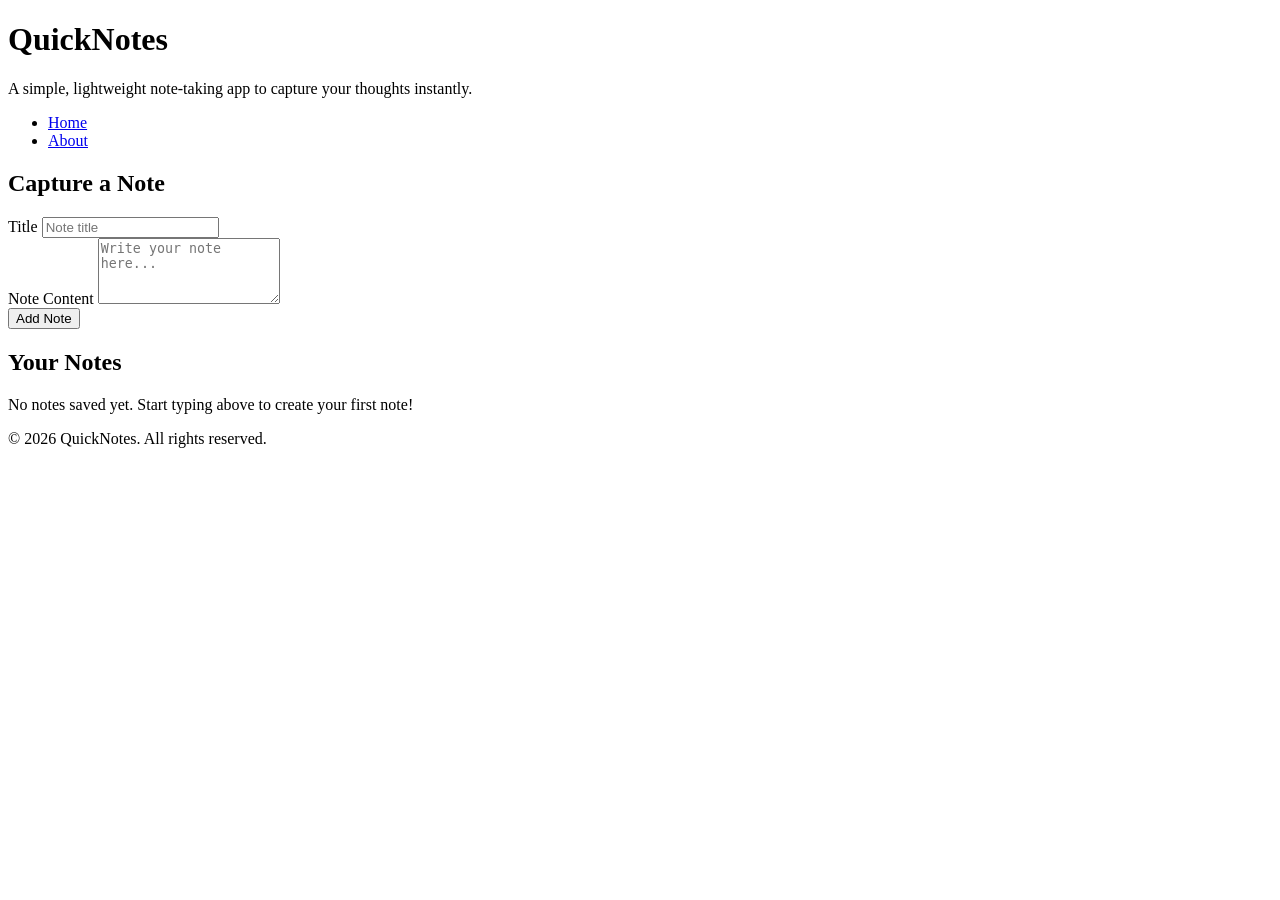
<file: day1/index.html>
<!DOCTYPE html>
<html lang="en">
<head>
  <meta charset="UTF-8">
  <meta name="viewport" content="width=device-width, initial-scale=1.0">
  <title>QuickNotes - Home</title>
</head>
<body>
  <header>
    <h1>QuickNotes</h1>
    <p>A simple, lightweight note-taking app to capture your thoughts instantly.</p>
    <nav>
      <ul>
        <li><a href="index.html">Home</a></li>
        <li><a href="about.html">About</a></li>
      </ul>
    </nav>
  </header>

  <main>
    <section>
      <h2>Capture a Note</h2>
      <form action="#" method="post">
        <div>
          <label for="note-title">Title</label>
          <input type="text" id="note-title" name="note-title" placeholder="Note title">
        </div>
        <div>
          <label for="note-content">Note Content</label>
          <textarea id="note-content" name="note-content" rows="4" placeholder="Write your note here..."></textarea>
        </div>
        <button type="submit">Add Note</button>
      </form>
    </section>

    <section>
      <h2>Your Notes</h2>
      <p>No notes saved yet. Start typing above to create your first note!</p>
    </section>
  </main>

  <footer>
    <p>&copy; 2026 QuickNotes. All rights reserved.</p>
  </footer>
</body>
</html>
</file>
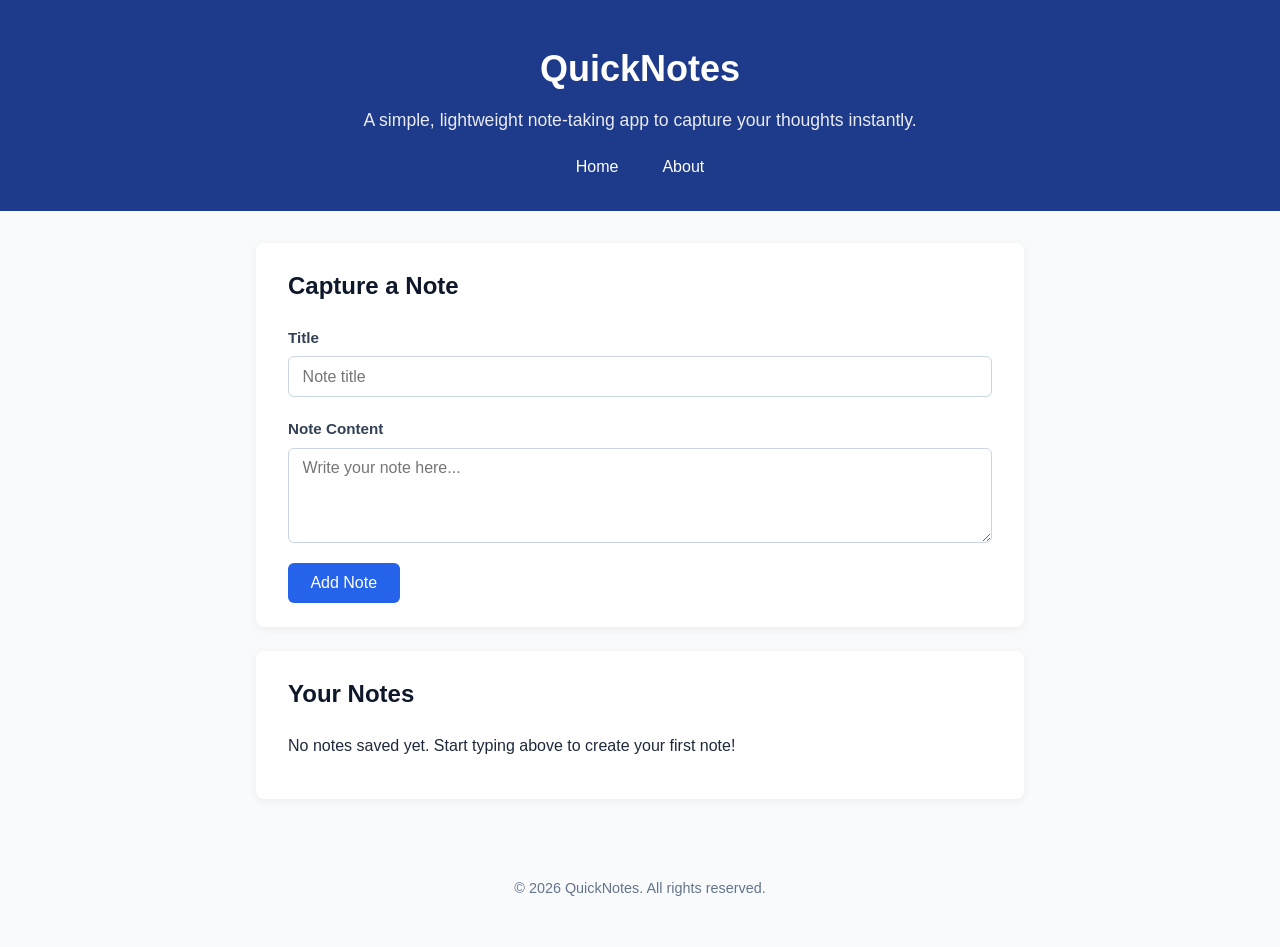
<file: day2/index.html>
<!DOCTYPE html>
<html lang="en">
<head>
  <meta charset="UTF-8">
  <meta name="viewport" content="width=device-width, initial-scale=1.0">
  <title>QuickNotes - Home</title>
  <link rel="stylesheet" href="style.css">
</head>
<body>
  <header>
    <h1>QuickNotes</h1>
    <p>A simple, lightweight note-taking app to capture your thoughts instantly.</p>
    <nav>
      <ul>
        <li><a href="index.html">Home</a></li>
        <li><a href="about.html">About</a></li>
      </ul>
    </nav>
  </header>

  <main>
    <section>
      <h2>Capture a Note</h2>
      <form action="#" method="post">
        <div>
          <label for="note-title">Title</label>
          <input type="text" id="note-title" name="note-title" placeholder="Note title">
        </div>
        <div>
          <label for="note-content">Note Content</label>
          <textarea id="note-content" name="note-content" rows="4" placeholder="Write your note here..."></textarea>
        </div>
        <button type="submit">Add Note</button>
      </form>
    </section>

    <section>
      <h2>Your Notes</h2>
      <p>No notes saved yet. Start typing above to create your first note!</p>
    </section>
  </main>

  <footer>
    <p>&copy; 2026 QuickNotes. All rights reserved.</p>
  </footer>
</body>
</html>
</file>
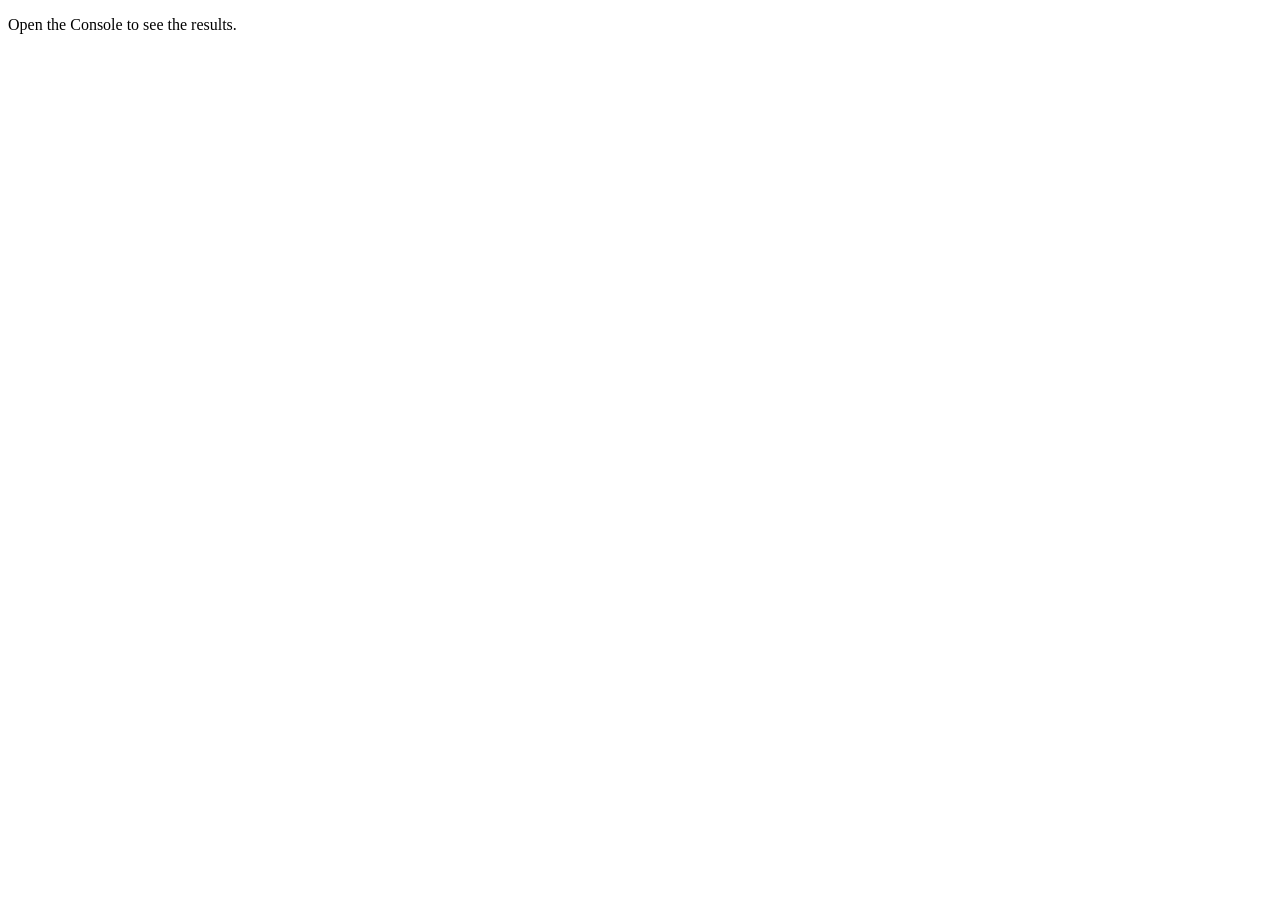
<file: day3/index.html>
<!DOCTYPE html>
<html lang="en">
<head>
  <meta charset="UTF-8">
  <meta name="viewport" content="width=device-width, initial-scale=1.0">
  <title>Notes Toolkit</title>
  <script src="script.js" defer></script>
</head>
<body>
  <p>Open the Console to see the results.</p>
</body>
</html>
</file>
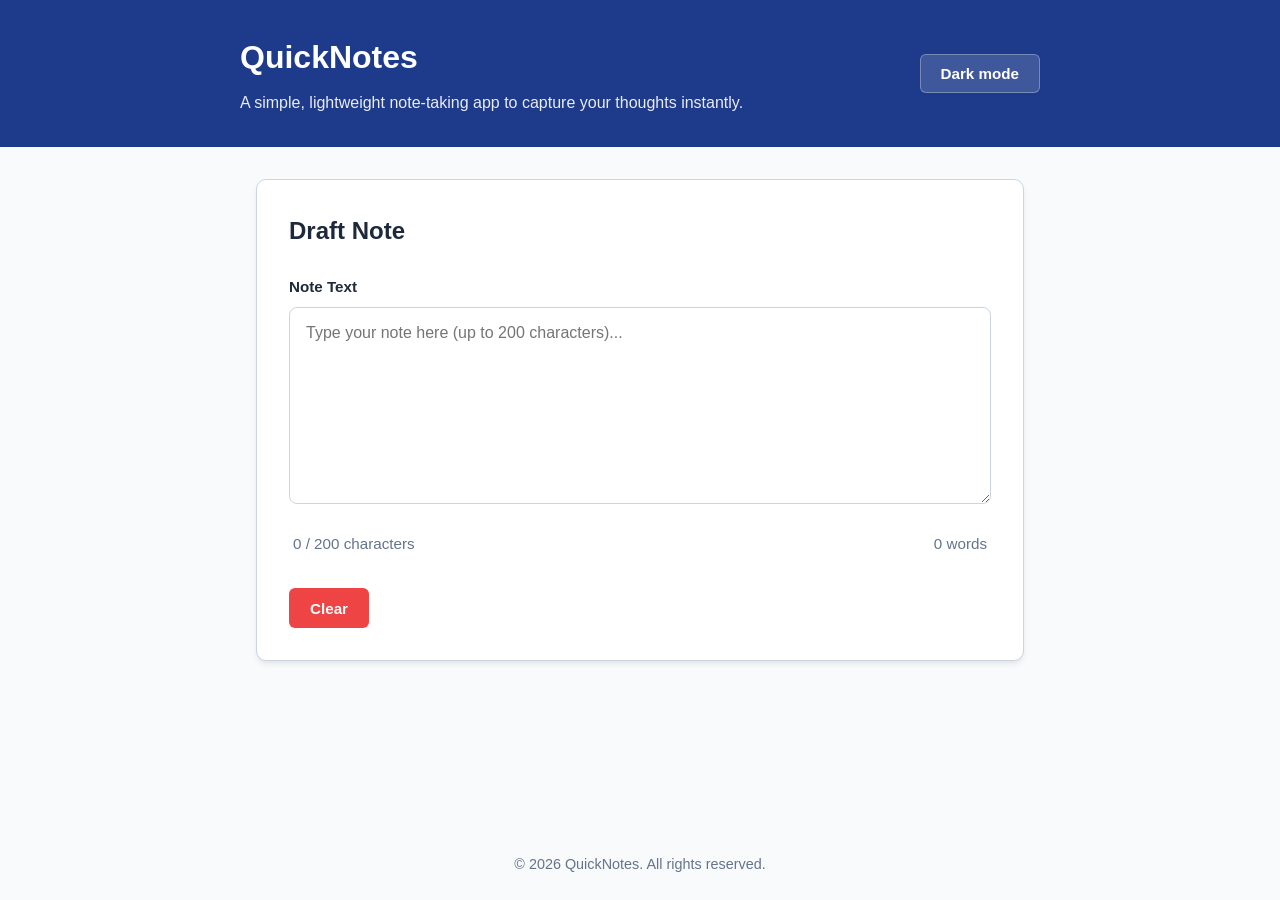
<file: day4/index.html>
<!DOCTYPE html>
<html lang="en">
<head>
  <meta charset="UTF-8">
  <meta name="viewport" content="width=device-width, initial-scale=1.0">
  <title>QuickNotes - Note Draft</title>
  <link rel="stylesheet" href="style.css">
  <script src="script.js" defer></script>
</head>
<body>
  <header>
    <div class="header-container">
      <div>
        <h1>QuickNotes</h1>
        <p>A simple, lightweight note-taking app to capture your thoughts instantly.</p>
      </div>
      <div class="theme-wrapper">
        <button id="theme-toggle" type="button">Dark mode</button>
      </div>
    </div>
  </header>

  <main>
    <section class="note-card">
      <h2>Draft Note</h2>
      <div class="form-group">
        <label for="note-text">Note Text</label>
        <textarea id="note-text" name="note-text" rows="7" placeholder="Type your note here (up to 200 characters)..."></textarea>
      </div>

      <div class="counter-group">
        <p id="char-count">0 / 200 characters</p>
        <p id="word-count">0 words</p>
      </div>

      <div class="button-group">
        <button id="clear-btn" type="button">Clear</button>
      </div>
    </section>
  </main>

  <footer>
    <p>&copy; 2026 QuickNotes. All rights reserved.</p>
  </footer>
</body>
</html>
</file>
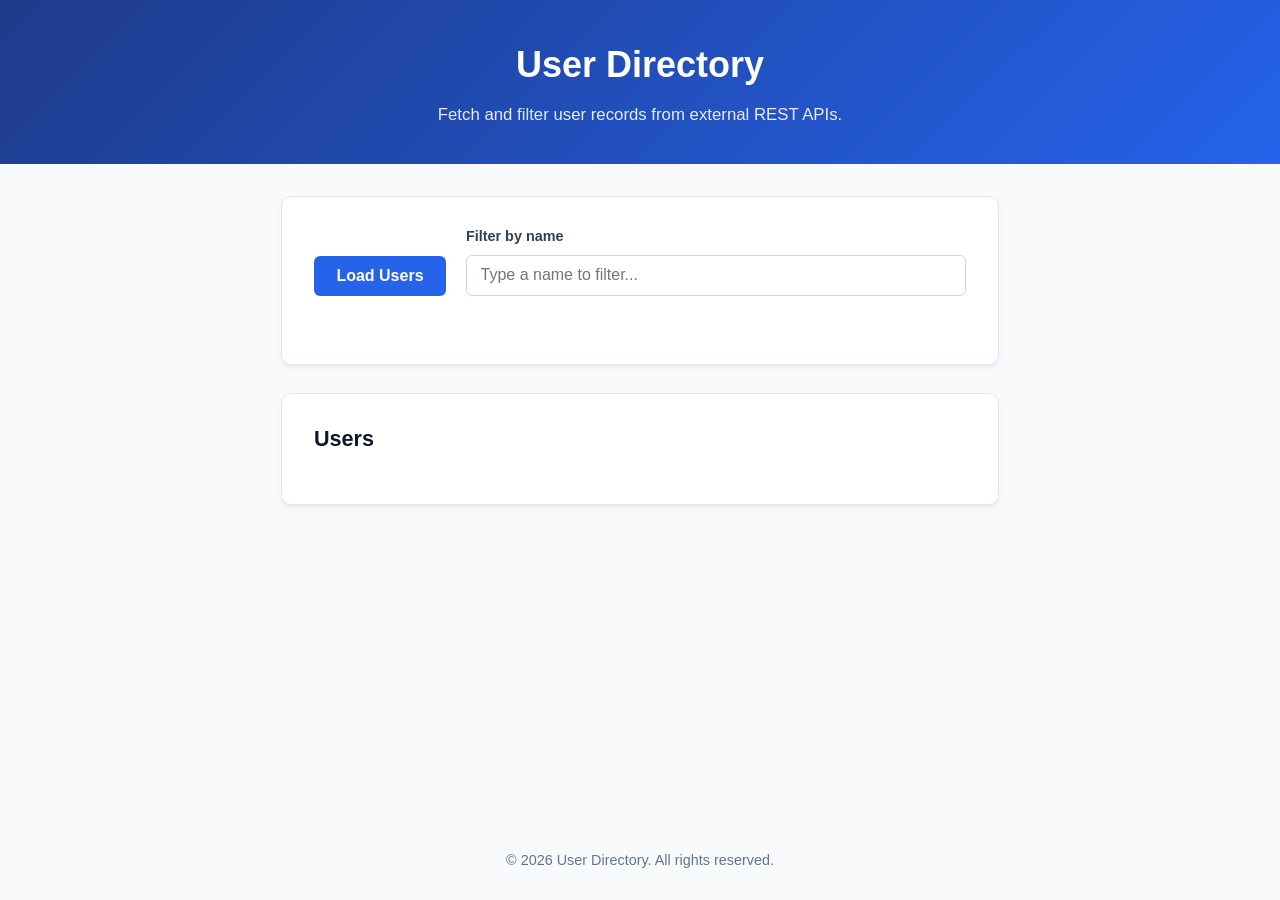
<file: day5/index.html>
<!DOCTYPE html>
<html lang="en">
<head>
  <meta charset="UTF-8">
  <meta name="viewport" content="width=device-width, initial-scale=1.0">
  <title>User Directory - Day 5</title>
  <link rel="stylesheet" href="style.css">
  <script src="users.js" defer></script>
</head>
<body>
  <header>
    <div class="header-container">
      <h1>User Directory</h1>
      <p>Fetch and filter user records from external REST APIs.</p>
    </div>
  </header>

  <main>
    <section class="card controls-card">
      <div class="actions-row">
        <button id="load-users" type="button">Load Users</button>
        <div class="filter-group">
          <label for="filter-input">Filter by name</label>
          <input type="text" id="filter-input" placeholder="Type a name to filter..." autocomplete="off">
        </div>
      </div>
      <p id="status" role="status"></p>
    </section>

    <section class="card users-card">
      <h2>Users</h2>
      <ul id="users-list"></ul>
    </section>
  </main>

  <footer>
    <p>&copy; 2026 User Directory. All rights reserved.</p>
  </footer>
</body>
</html>
</file>
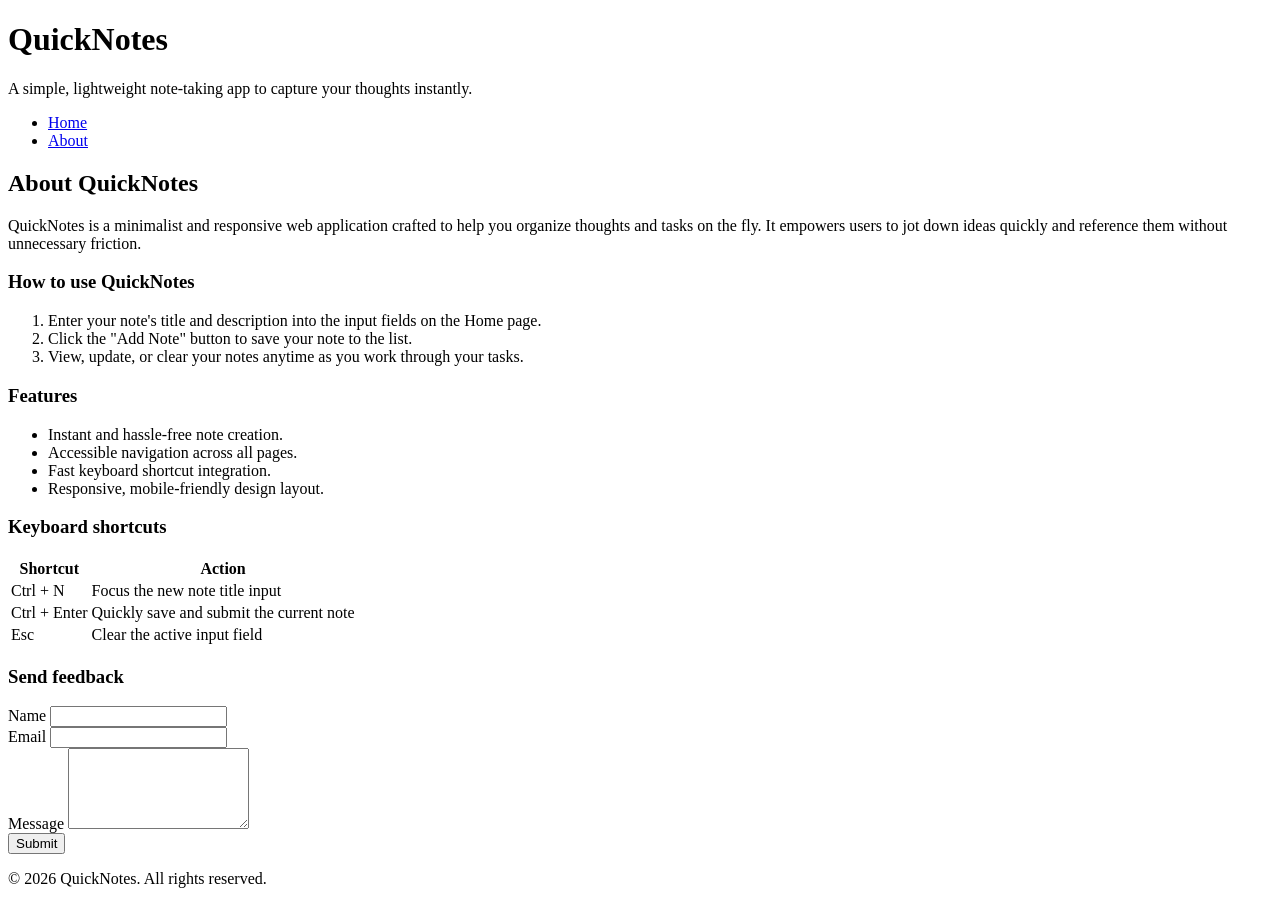
<file: day1/about.html>
<!DOCTYPE html>
<html lang="en">
<head>
  <meta charset="UTF-8">
  <meta name="viewport" content="width=device-width, initial-scale=1.0">
  <title>QuickNotes - About</title>
</head>
<body>
  <header>
    <h1>QuickNotes</h1>
    <p>A simple, lightweight note-taking app to capture your thoughts instantly.</p>
    <nav>
      <ul>
        <li><a href="index.html">Home</a></li>
        <li><a href="about.html">About</a></li>
      </ul>
    </nav>
  </header>

  <main>
    <h2>About QuickNotes</h2>
    <p>QuickNotes is a minimalist and responsive web application crafted to help you organize thoughts and tasks on the fly. It empowers users to jot down ideas quickly and reference them without unnecessary friction.</p>

    <section>
      <h3>How to use QuickNotes</h3>
      <ol>
        <li>Enter your note's title and description into the input fields on the Home page.</li>
        <li>Click the "Add Note" button to save your note to the list.</li>
        <li>View, update, or clear your notes anytime as you work through your tasks.</li>
      </ol>
    </section>

    <section>
      <h3>Features</h3>
      <ul>
        <li>Instant and hassle-free note creation.</li>
        <li>Accessible navigation across all pages.</li>
        <li>Fast keyboard shortcut integration.</li>
        <li>Responsive, mobile-friendly design layout.</li>
      </ul>
    </section>

    <section>
      <h3>Keyboard shortcuts</h3>
      <table>
        <thead>
          <tr>
            <th>Shortcut</th>
            <th>Action</th>
          </tr>
        </thead>
        <tbody>
          <tr>
            <td>Ctrl + N</td>
            <td>Focus the new note title input</td>
          </tr>
          <tr>
            <td>Ctrl + Enter</td>
            <td>Quickly save and submit the current note</td>
          </tr>
          <tr>
            <td>Esc</td>
            <td>Clear the active input field</td>
          </tr>
        </tbody>
      </table>
    </section>

    <section>
      <h3>Send feedback</h3>
      <form action="#" method="post">
        <div>
          <label for="name">Name</label>
          <input type="text" id="name" name="name" required>
        </div>
        <div>
          <label for="email">Email</label>
          <input type="email" id="email" name="email" required>
        </div>
        <div>
          <label for="message">Message</label>
          <textarea id="message" name="message" rows="5" required></textarea>
        </div>
        <button type="submit">Submit</button>
      </form>
    </section>
  </main>

  <footer>
    <p>&copy; 2026 QuickNotes. All rights reserved.</p>
  </footer>
</body>
</html>
</file>
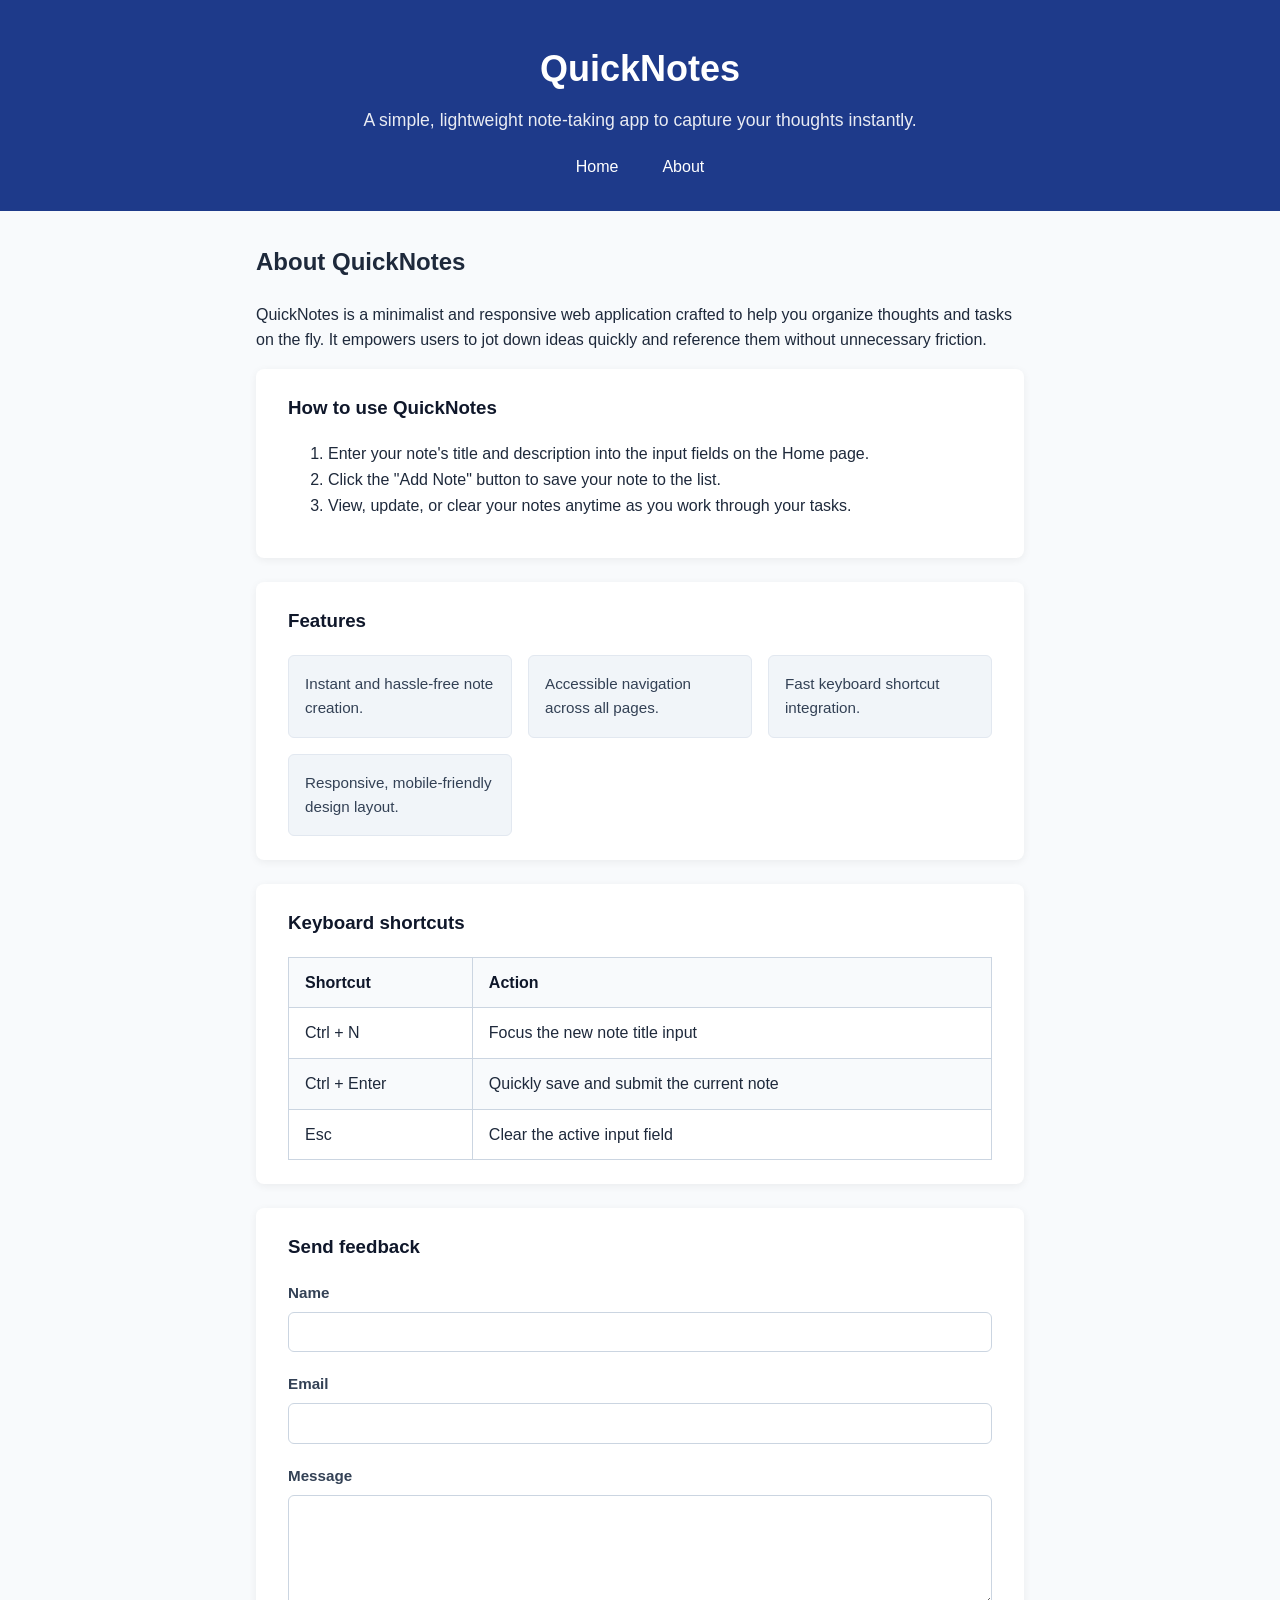
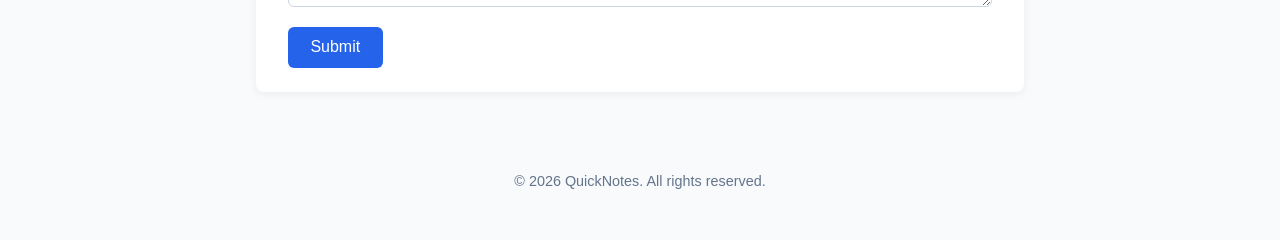
<file: day2/about.html>
<!DOCTYPE html>
<html lang="en">
<head>
  <meta charset="UTF-8">
  <meta name="viewport" content="width=device-width, initial-scale=1.0">
  <title>QuickNotes - About</title>
  <link rel="stylesheet" href="style.css">
</head>
<body>
  <header>
    <h1>QuickNotes</h1>
    <p>A simple, lightweight note-taking app to capture your thoughts instantly.</p>
    <nav>
      <ul>
        <li><a href="index.html">Home</a></li>
        <li><a href="about.html">About</a></li>
      </ul>
    </nav>
  </header>

  <main>
    <h2>About QuickNotes</h2>
    <p>QuickNotes is a minimalist and responsive web application crafted to help you organize thoughts and tasks on the fly. It empowers users to jot down ideas quickly and reference them without unnecessary friction.</p>

    <section>
      <h3>How to use QuickNotes</h3>
      <ol>
        <li>Enter your note's title and description into the input fields on the Home page.</li>
        <li>Click the "Add Note" button to save your note to the list.</li>
        <li>View, update, or clear your notes anytime as you work through your tasks.</li>
      </ol>
    </section>

    <section>
      <h3>Features</h3>
      <ul class="features">
        <li>Instant and hassle-free note creation.</li>
        <li>Accessible navigation across all pages.</li>
        <li>Fast keyboard shortcut integration.</li>
        <li>Responsive, mobile-friendly design layout.</li>
      </ul>
    </section>

    <section>
      <h3>Keyboard shortcuts</h3>
      <table>
        <thead>
          <tr>
            <th>Shortcut</th>
            <th>Action</th>
          </tr>
        </thead>
        <tbody>
          <tr>
            <td>Ctrl + N</td>
            <td>Focus the new note title input</td>
          </tr>
          <tr>
            <td>Ctrl + Enter</td>
            <td>Quickly save and submit the current note</td>
          </tr>
          <tr>
            <td>Esc</td>
            <td>Clear the active input field</td>
          </tr>
        </tbody>
      </table>
    </section>

    <section>
      <h3>Send feedback</h3>
      <form action="#" method="post">
        <div>
          <label for="name">Name</label>
          <input type="text" id="name" name="name" required>
        </div>
        <div>
          <label for="email">Email</label>
          <input type="email" id="email" name="email" required>
        </div>
        <div>
          <label for="message">Message</label>
          <textarea id="message" name="message" rows="5" required></textarea>
        </div>
        <button type="submit">Submit</button>
      </form>
    </section>
  </main>

  <footer>
    <p>&copy; 2026 QuickNotes. All rights reserved.</p>
  </footer>
</body>
</html>
</file>
<file: day2/style.css>
/* ==========================================================================
   CSS Reset & Base Styles
   ========================================================================== */

*,
*::before,
*::after {
  box-sizing: border-box;
}

body {
  margin: 0;
  font-family: -apple-system, BlinkMacSystemFont, "Segoe UI", Roboto, Oxygen,
    Ubuntu, Cantarell, "Helvetica Neue", sans-serif;
  line-height: 1.6;
  color: #1e293b;
  background-color: #f8fafc;
}

/* ==========================================================================
   Header Styles
   ========================================================================== */

header {
  background-color: #1e3a8a;
  color: #ffffff;
  text-align: center;
  padding: 2.5rem 1rem 2rem;
}

header h1 {
  margin: 0 0 0.5rem;
  font-size: 2.25rem;
  font-weight: 700;
}

header p {
  margin: 0 0 1.25rem;
  font-size: 1.1rem;
  opacity: 0.9;
}

/* ==========================================================================
   Navigation Bar (Flexbox)
   ========================================================================== */

nav ul {
  display: flex;
  justify-content: center;
  align-items: center;
  gap: 16px;
  list-style: none;
  margin: 0;
  padding: 0;
}

nav a {
  color: #ffffff;
  text-decoration: none;
  font-weight: 500;
  padding: 6px 14px;
  border-radius: 4px;
  transition: background-color 0.2s ease, color 0.2s ease;
}

nav a:hover,
nav a:focus {
  background-color: rgba(255, 255, 255, 0.2);
  text-decoration: underline;
}

/* ==========================================================================
   Main & Section Cards
   ========================================================================== */

main {
  max-width: 800px;
  margin: 2rem auto;
  padding: 0 1rem;
}

section {
  background-color: #ffffff;
  border-radius: 8px;
  padding: 1.5rem 2rem;
  margin-bottom: 1.5rem;
  box-shadow: 0 2px 8px rgba(0, 0, 0, 0.06);
}

section h2,
section h3 {
  margin-top: 0;
  color: #0f172a;
}

/* ==========================================================================
   Features List (CSS Grid Cards)
   ========================================================================== */

ul.features {
  display: grid;
  grid-template-columns: repeat(auto-fit, minmax(180px, 1fr));
  gap: 1rem;
  list-style: none;
  padding: 0;
  margin: 1rem 0 0;
}

ul.features li {
  background-color: #f1f5f9;
  border: 1px solid #e2e8f0;
  border-radius: 6px;
  padding: 1rem;
  font-size: 0.95rem;
  color: #334155;
}

/* ==========================================================================
   Shortcuts Table
   ========================================================================== */

table {
  width: 100%;
  border-collapse: collapse;
  margin-top: 1rem;
}

table th,
table td {
  border: 1px solid #cbd5e1;
  padding: 0.75rem 1rem;
  text-align: left;
}

table th {
  background-color: #f8fafc;
  font-weight: 600;
  color: #0f172a;
}

table tbody tr:nth-child(even) {
  background-color: #f8fafc;
}

/* ==========================================================================
   Feedback & Note Forms
   ========================================================================== */

form div {
  margin-bottom: 1.25rem;
}

form label {
  display: block;
  font-weight: 600;
  margin-bottom: 0.4rem;
  color: #334155;
  font-size: 0.95rem;
}

form input[type="text"],
form input[type="email"],
form textarea {
  display: block;
  width: 100%;
  padding: 0.65rem 0.85rem;
  font-size: 1rem;
  font-family: inherit;
  border: 1px solid #cbd5e1;
  border-radius: 6px;
  background-color: #ffffff;
}

form input[type="text"]:focus,
form input[type="email"]:focus,
form textarea:focus {
  outline: none;
  border-color: #2563eb;
  box-shadow: 0 0 0 3px rgba(37, 99, 235, 0.15);
}

/* ==========================================================================
   Buttons
   ========================================================================== */

button {
  display: inline-block;
  background-color: #2563eb;
  color: #ffffff;
  border: none;
  border-radius: 6px;
  padding: 0.7rem 1.4rem;
  font-size: 1rem;
  font-weight: 500;
  font-family: inherit;
  cursor: pointer;
  transition: background-color 0.2s ease, transform 0.1s ease;
}

button:hover {
  background-color: #1d4ed8;
}

button:active {
  transform: scale(0.98);
}

/* ==========================================================================
   Footer
   ========================================================================== */

footer {
  text-align: center;
  padding: 2rem 1rem;
  color: #64748b;
  font-size: 0.9rem;
}

/* ==========================================================================
   Responsive Media Queries
   ========================================================================== */

@media (max-width: 600px) {
  header {
    padding: 1.5rem 1rem 1.25rem;
  }

  header h1 {
    font-size: 1.75rem;
  }

  header p {
    font-size: 0.95rem;
    margin-bottom: 1rem;
  }

  section {
    padding: 1.25rem 1rem;
  }
}
</file>
<file: day4/style.css>
/* ==========================================================================
   CSS Custom Properties (Theme Variables)
   ========================================================================== */

:root {
  --bg-color: #f8fafc;
  --card-bg: #ffffff;
  --header-bg: #1e3a8a;
  --header-text: #ffffff;
  --header-subtext: rgba(255, 255, 255, 0.9);
  --text-primary: #1e293b;
  --text-secondary: #64748b;
  --border-color: #cbd5e1;
  --input-bg: #ffffff;
  --input-text: #1e293b;
  --input-focus-border: #2563eb;
  --input-focus-ring: rgba(37, 99, 235, 0.2);
  --btn-theme-bg: rgba(255, 255, 255, 0.15);
  --btn-theme-text: #ffffff;
  --btn-theme-border: rgba(255, 255, 255, 0.3);
  --btn-theme-hover: rgba(255, 255, 255, 0.25);
  --btn-clear-bg: #ef4444;
  --btn-clear-text: #ffffff;
  --btn-clear-hover: #dc2626;
  --card-shadow: 0 4px 6px -1px rgba(0, 0, 0, 0.08), 0 2px 4px -2px rgba(0, 0, 0, 0.05);
  --footer-text: #64748b;
  --warning-color: orange;
  --over-color: red;
}

/* ==========================================================================
   Dark Theme (Redefines Only the Variables)
   ========================================================================== */

body.dark {
  --bg-color: #0f172a;
  --card-bg: #1e293b;
  --header-bg: #0b152d;
  --header-text: #f8fafc;
  --header-subtext: #94a3b8;
  --text-primary: #f8fafc;
  --text-secondary: #94a3b8;
  --border-color: #334155;
  --input-bg: #0b1329;
  --input-text: #f8fafc;
  --input-focus-border: #3b82f6;
  --input-focus-ring: rgba(59, 130, 246, 0.3);
  --btn-theme-bg: #334155;
  --btn-theme-text: #f8fafc;
  --btn-theme-border: #475569;
  --btn-theme-hover: #475569;
  --btn-clear-bg: #dc2626;
  --btn-clear-text: #ffffff;
  --btn-clear-hover: #b91c1c;
  --card-shadow: 0 4px 12px rgba(0, 0, 0, 0.4);
  --footer-text: #94a3b8;
  --warning-color: orange;
  --over-color: red;
}

/* ==========================================================================
   Base Styles & Reset
   ========================================================================== */

*,
*::before,
*::after {
  box-sizing: border-box;
}

body {
  margin: 0;
  font-family: -apple-system, BlinkMacSystemFont, "Segoe UI", Roboto, Oxygen,
    Ubuntu, Cantarell, "Helvetica Neue", sans-serif;
  line-height: 1.6;
  background-color: var(--bg-color);
  color: var(--text-primary);
  min-height: 100vh;
  display: flex;
  flex-direction: column;
  transition: background-color 0.25s ease, color 0.25s ease;
}

/* ==========================================================================
   Header Styles
   ========================================================================== */

header {
  background-color: var(--header-bg);
  color: var(--header-text);
  padding: 2rem 1.5rem;
  transition: background-color 0.25s ease;
}

.header-container {
  max-width: 800px;
  margin: 0 auto;
  display: flex;
  justify-content: space-between;
  align-items: center;
  flex-wrap: wrap;
  gap: 1rem;
}

header h1 {
  margin: 0 0 0.4rem;
  font-size: 2rem;
  font-weight: 700;
  color: var(--header-text);
}

header p {
  margin: 0;
  font-size: 1rem;
  color: var(--header-subtext);
}

/* ==========================================================================
   Main Content & Card
   ========================================================================== */

main {
  flex: 1;
  max-width: 800px;
  width: 100%;
  margin: 2rem auto;
  padding: 0 1rem;
}

.note-card {
  background-color: var(--card-bg);
  border: 1px solid var(--border-color);
  border-radius: 10px;
  padding: 2rem;
  box-shadow: var(--card-shadow);
  transition: background-color 0.25s ease, border-color 0.25s ease, box-shadow 0.25s ease;
}

.note-card h2 {
  margin-top: 0;
  margin-bottom: 1.5rem;
  color: var(--text-primary);
}

.form-group {
  margin-bottom: 1.25rem;
}

label {
  display: block;
  font-weight: 600;
  margin-bottom: 0.5rem;
  color: var(--text-primary);
  font-size: 0.95rem;
}

textarea {
  display: block;
  width: 100%;
  padding: 0.85rem 1rem;
  font-size: 1rem;
  font-family: inherit;
  color: var(--input-text);
  background-color: var(--input-bg);
  border: 1px solid var(--border-color);
  border-radius: 8px;
  resize: vertical;
  line-height: 1.5;
  transition: border-color 0.2s ease, box-shadow 0.2s ease, background-color 0.25s ease, color 0.25s ease;
}

textarea:focus {
  outline: none;
  border-color: var(--input-focus-border);
  box-shadow: 0 0 0 3px var(--input-focus-ring);
}

/* ==========================================================================
   Counters & Status Classes
   ========================================================================== */

.counter-group {
  display: flex;
  justify-content: space-between;
  align-items: center;
  flex-wrap: wrap;
  gap: 0.5rem;
  margin-bottom: 1.5rem;
  padding: 0.5rem 0.25rem;
}

#char-count,
#word-count {
  margin: 0;
  font-size: 0.95rem;
  color: var(--text-secondary);
  transition: color 0.2s ease;
}

.warning {
  color: orange;
}

.over {
  color: red;
  font-weight: bold;
}

/* ==========================================================================
   Buttons
   ========================================================================== */

.button-group {
  display: flex;
  gap: 1rem;
  align-items: center;
}

button {
  font-family: inherit;
  font-size: 0.95rem;
  font-weight: 600;
  border-radius: 6px;
  padding: 0.65rem 1.25rem;
  cursor: pointer;
  border: 1px solid transparent;
  transition: background-color 0.2s ease, transform 0.1s ease, border-color 0.2s ease, color 0.2s ease;
}

button:active {
  transform: scale(0.98);
}

#theme-toggle {
  background-color: var(--btn-theme-bg);
  color: var(--btn-theme-text);
  border-color: var(--btn-theme-border);
}

#theme-toggle:hover {
  background-color: var(--btn-theme-hover);
}

#clear-btn {
  background-color: var(--btn-clear-bg);
  color: var(--btn-clear-text);
}

#clear-btn:hover {
  background-color: var(--btn-clear-hover);
}

/* ==========================================================================
   Footer
   ========================================================================== */

footer {
  text-align: center;
  padding: 1.5rem 1rem;
  color: var(--footer-text);
  font-size: 0.9rem;
  margin-top: auto;
}

footer p {
  margin: 0;
}
</file>
<file: day5/style.css>
/* ==========================================================================
   CSS Reset & Base Styles
   ========================================================================== */

*,
*::before,
*::after {
  box-sizing: border-box;
}

body {
  margin: 0;
  font-family: -apple-system, BlinkMacSystemFont, "Segoe UI", Roboto, Oxygen,
    Ubuntu, Cantarell, "Helvetica Neue", sans-serif;
  line-height: 1.6;
  background-color: #f8fafc;
  color: #1e293b;
  min-height: 100vh;
  display: flex;
  flex-direction: column;
}

/* ==========================================================================
   Header
   ========================================================================== */

header {
  background: linear-gradient(135deg, #1e3a8a 0%, #2563eb 100%);
  color: #ffffff;
  padding: 2.25rem 1.5rem;
  text-align: center;
}

.header-container {
  max-width: 750px;
  margin: 0 auto;
}

header h1 {
  margin: 0 0 0.5rem;
  font-size: 2.25rem;
  font-weight: 700;
}

header p {
  margin: 0;
  font-size: 1.05rem;
  opacity: 0.9;
}

/* ==========================================================================
   Main & Section Cards
   ========================================================================== */

main {
  flex: 1;
  max-width: 750px;
  width: 100%;
  margin: 2rem auto;
  padding: 0 1rem;
}

.card {
  background-color: #ffffff;
  border: 1px solid #e2e8f0;
  border-radius: 10px;
  padding: 1.75rem 2rem;
  margin-bottom: 1.75rem;
  box-shadow: 0 4px 6px -1px rgba(0, 0, 0, 0.06), 0 2px 4px -2px rgba(0, 0, 0, 0.04);
}

.card h2 {
  margin-top: 0;
  margin-bottom: 1.25rem;
  color: #0f172a;
  font-size: 1.35rem;
}

/* ==========================================================================
   Controls Row
   ========================================================================== */

.actions-row {
  display: flex;
  align-items: flex-end;
  gap: 1.25rem;
  flex-wrap: wrap;
}

.filter-group {
  flex: 1;
  min-width: 220px;
  display: flex;
  flex-direction: column;
}

label {
  display: block;
  font-size: 0.9rem;
  font-weight: 600;
  color: #334155;
  margin-bottom: 0.4rem;
}

input[type="text"] {
  width: 100%;
  padding: 0.65rem 0.85rem;
  font-size: 1rem;
  font-family: inherit;
  border: 1px solid #cbd5e1;
  border-radius: 6px;
  background-color: #ffffff;
  color: #1e293b;
  transition: border-color 0.2s ease, box-shadow 0.2s ease;
}

input[type="text"]:focus {
  outline: none;
  border-color: #2563eb;
  box-shadow: 0 0 0 3px rgba(37, 99, 235, 0.15);
}

button {
  display: inline-flex;
  align-items: center;
  justify-content: center;
  font-family: inherit;
  font-size: 1rem;
  font-weight: 600;
  background-color: #2563eb;
  color: #ffffff;
  border: none;
  border-radius: 6px;
  padding: 0.68rem 1.4rem;
  cursor: pointer;
  white-space: nowrap;
  transition: background-color 0.2s ease, opacity 0.2s ease;
}

button:hover:not(:disabled) {
  background-color: #1d4ed8;
}

button:disabled {
  opacity: 0.6;
  cursor: not-allowed;
}

/* ==========================================================================
   Status Message
   ========================================================================== */

#status {
  margin: 1rem 0 0;
  font-size: 0.95rem;
  font-weight: 500;
  color: #475569;
  min-height: 1.5rem;
  transition: color 0.2s ease;
}

#status.loading {
  color: #2563eb;
}

#status.success {
  color: #15803d;
}

#status.error {
  color: #dc2626;
}

/* ==========================================================================
   Users List & Cards
   ========================================================================== */

#users-list {
  list-style: none;
  padding: 0;
  margin: 0;
  display: flex;
  flex-direction: column;
  gap: 1rem;
}

.user-card {
  padding: 1.25rem 1.5rem;
  border: 1px solid #e2e8f0;
  border-radius: 8px;
  background-color: #f8fafc;
  transition: box-shadow 0.2s ease, border-color 0.2s ease;
}

.user-card:hover {
  border-color: #cbd5e1;
  box-shadow: 0 2px 8px rgba(0, 0, 0, 0.05);
}

.user-name {
  margin: 0 0 0.5rem;
  font-size: 1.15rem;
  font-weight: 700;
  color: #0f172a;
}

.user-details {
  display: grid;
  grid-template-columns: repeat(auto-fit, minmax(200px, 1fr));
  gap: 0.5rem;
  font-size: 0.9rem;
  color: #475569;
}

.user-detail-item {
  margin: 0;
}

.user-detail-label {
  font-weight: 600;
  color: #334155;
}

.empty-message {
  text-align: center;
  padding: 2rem 1rem;
  color: #64748b;
  font-size: 0.95rem;
  border: 1px dashed #cbd5e1;
  border-radius: 8px;
  background-color: #f8fafc;
}

/* ==========================================================================
   Footer
   ========================================================================== */

footer {
  text-align: center;
  padding: 1.75rem 1rem;
  color: #64748b;
  font-size: 0.9rem;
  margin-top: auto;
}

footer p {
  margin: 0;
}

/* ==========================================================================
   Responsive Breakpoints
   ========================================================================== */

@media (max-width: 600px) {
  .actions-row {
    flex-direction: column;
    align-items: stretch;
  }

  button {
    width: 100%;
  }

  .card {
    padding: 1.25rem 1rem;
  }
}
</file>
